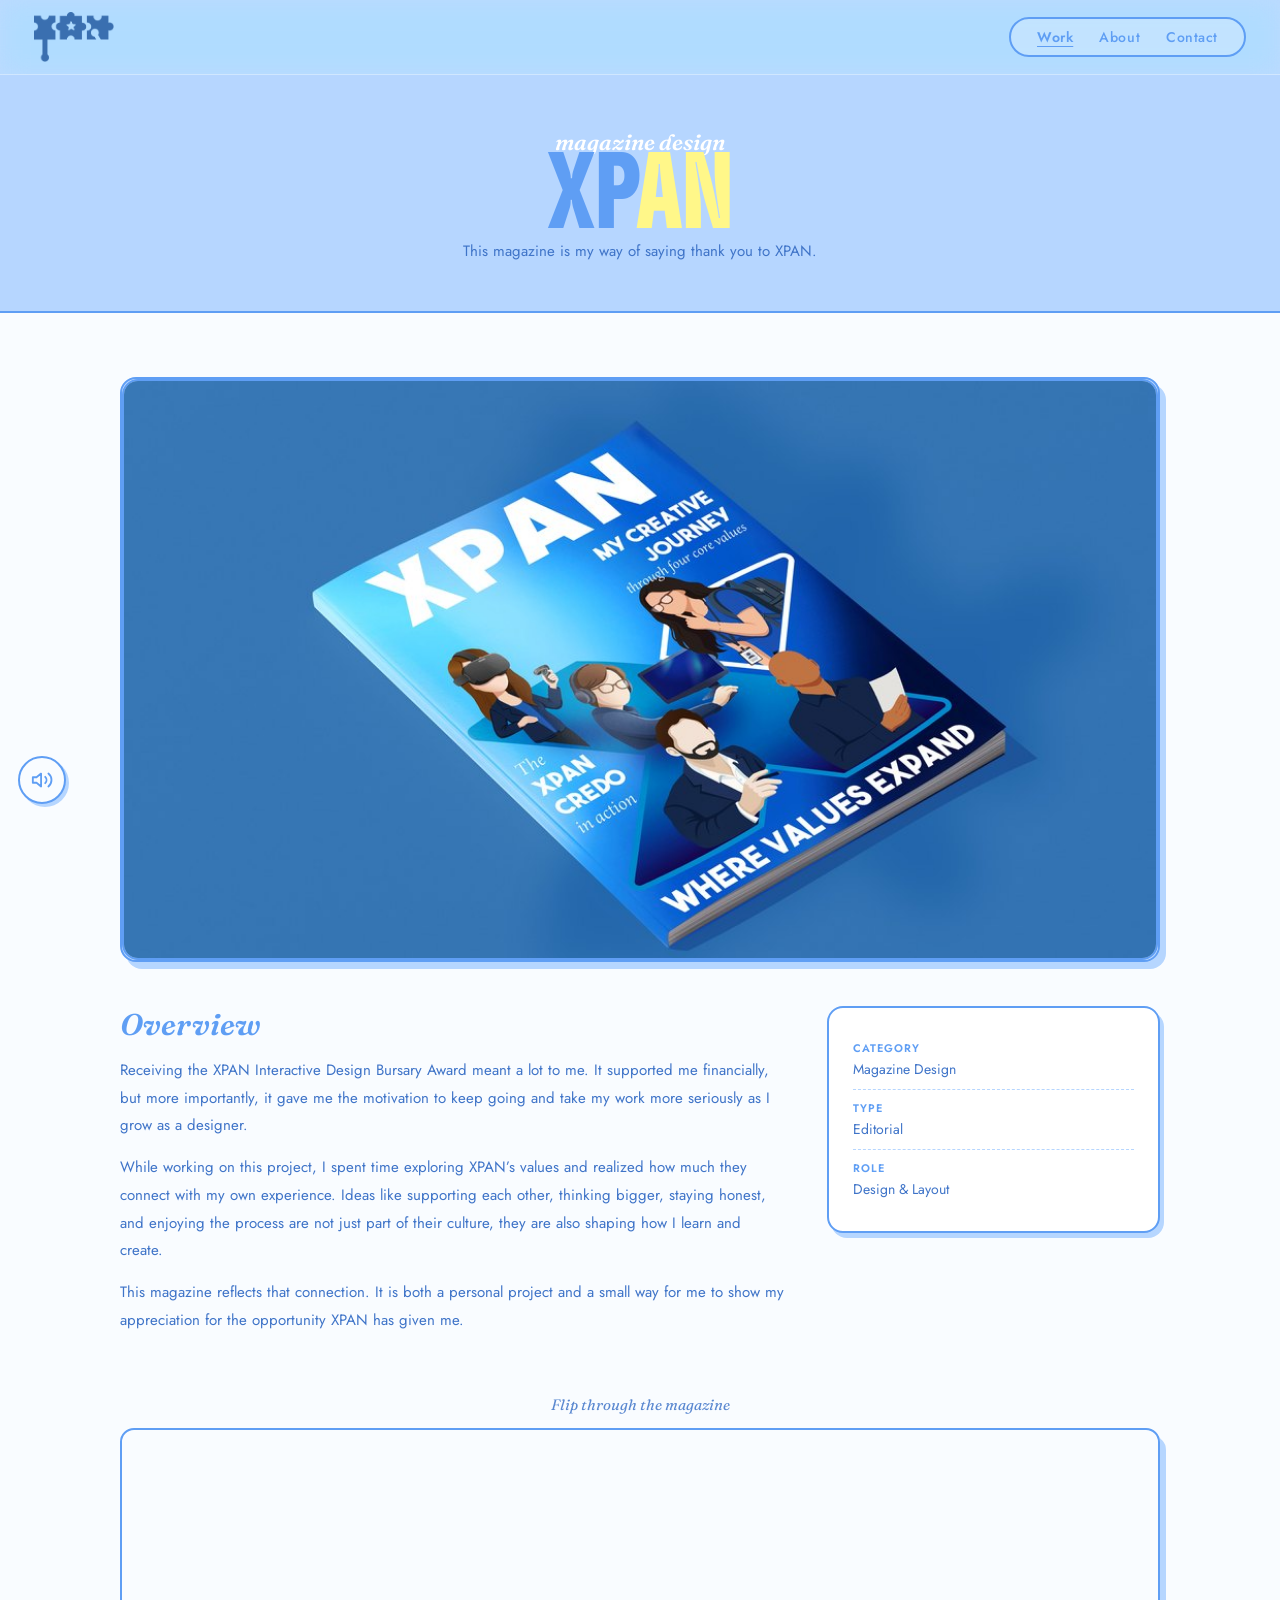
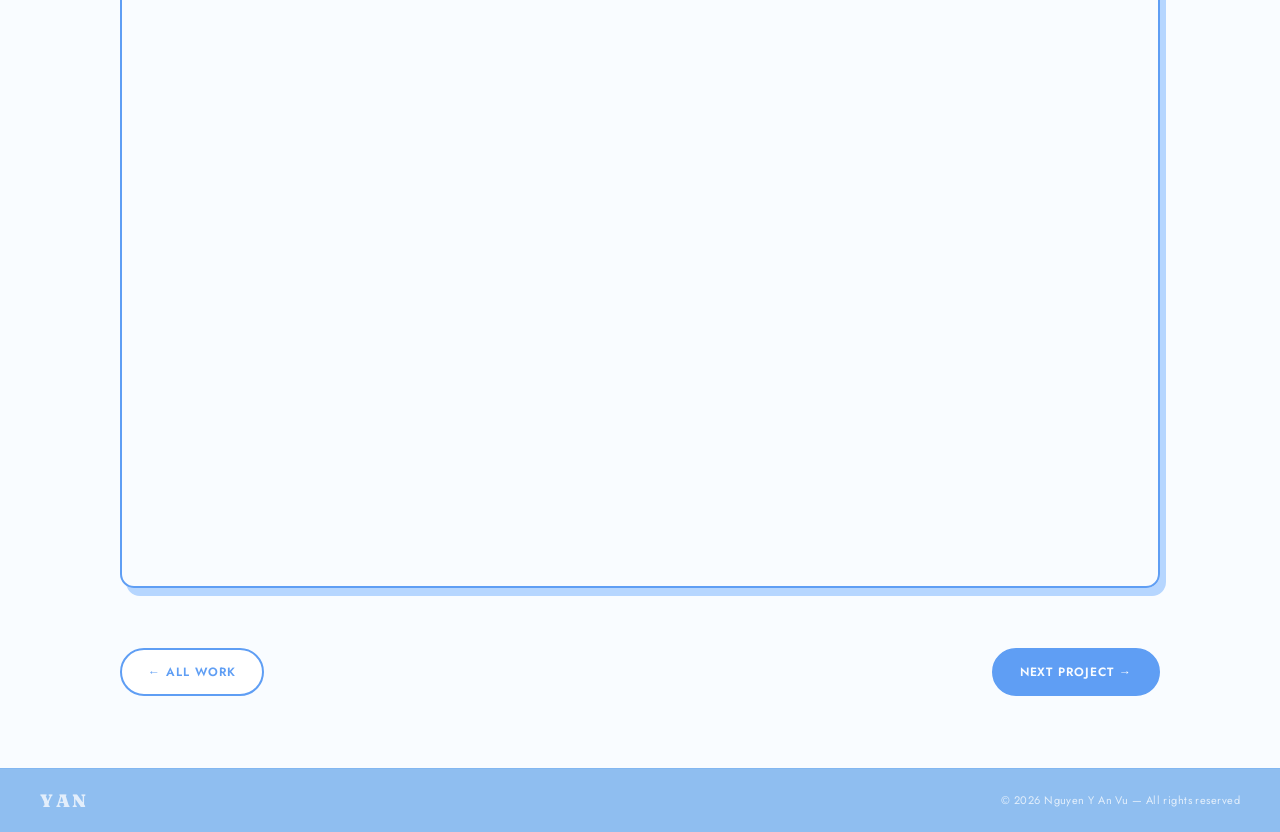
<file: project-1.html>
<!DOCTYPE html>
<html lang="en">
<head>
<meta charset="UTF-8">
<meta name="viewport" content="width=device-width, initial-scale=1.0">
<title>XPAN Magazine — Nguyen Y An Vu</title>
<link rel="preconnect" href="https://fonts.googleapis.com">
<link rel="preconnect" href="https://fonts.gstatic.com" crossorigin>
<link href="https://fonts.googleapis.com/css2?family=Fraunces:ital,opsz,wght@0,9..144,400;0,9..144,600;0,9..144,900;1,9..144,400;1,9..144,600;1,9..144,900&family=Jost:wght@300;400;500;600&family=Boldonse&display=swap" rel="stylesheet">
<link rel="stylesheet" href="yan.css">
</head>
<body>
<nav>
  <a class="nav-brand" href="index.html"><img src="assets/logo.png" alt="Y A N logo"><span class="wm"></span></a>
  <div class="nav-pill">
    <a href="work.html" class="active">Work</a>
    <a href="about.html">About</a>
    <a href="index.html#contact">Contact</a>
  </div>
</nav>
<header class="page-head">
  <div class="eyebrow">magazine design</div>
  <h1>XP<span class="yel">AN</span></h1>
  <p>This magazine is my way of saying thank you to XPAN.</p>
</header>
<main class="wrap">
  <div class="proj-hero"><img src="assets/cover-xpan.jpg" alt="XPAN Magazine"></div>
  <div class="proj-meta">
    <div>
      <h2>Overview</h2>
      <p>Receiving the XPAN Interactive Design Bursary Award meant a lot to me. It supported me financially, but more importantly, it gave me the motivation to keep going and take my work more seriously as I grow as a designer.</p>
      <p>While working on this project, I spent time exploring XPAN&rsquo;s values and realized how much they connect with my own experience. Ideas like supporting each other, thinking bigger, staying honest, and enjoying the process are not just part of their culture, they are also shaping how I learn and create.</p>
      <p>This magazine reflects that connection. It is both a personal project and a small way for me to show my appreciation for the opportunity XPAN has given me.</p>
      
    </div>
    <aside class="facts">
      <div class="row"><div class="k">Category</div><div class="v">Magazine Design</div></div>
      <div class="row"><div class="k">Type</div><div class="v">Editorial</div></div>
      <div class="row"><div class="k">Role</div><div class="v">Design &amp; Layout</div></div>
    </aside>
  </div>
  <div class="proj-section">
    <div class="lbl">Flip through the magazine</div>
    <div class="flipbook-wrap">
      <iframe allowfullscreen="allowfullscreen" allow="clipboard-write" scrolling="no" class="fp-iframe" src="https://heyzine.com/flip-book/94155ac4f4.html"></iframe>
    </div>
  </div>
  <div class="proj-nav">
    <a class="btn" href="work.html">&#8592; All work</a>
    <a class="btn solid" href="project-2.html">Next project &#8594;</a>
  </div>
</main>
<footer>
  <a class="fl" href="index.html">YAN</a>
  <p>&copy; 2026 Nguyen Y An Vu — All rights reserved</p>
</footer>
<button class="sound-toggle" aria-label="Mute music" title="Music on/off">
  <svg class="on" viewBox="0 0 24 24" fill="none" stroke="currentColor" stroke-width="2" stroke-linecap="round" stroke-linejoin="round"><path d="M11 5 6 9H2v6h4l5 4z"/><path d="M15.5 8.5a5 5 0 0 1 0 7"/><path d="M19 5a9 9 0 0 1 0 14"/></svg>
  <svg class="off" viewBox="0 0 24 24" fill="none" stroke="currentColor" stroke-width="2" stroke-linecap="round" stroke-linejoin="round"><path d="M11 5 6 9H2v6h4l5 4z"/><line x1="22" y1="9" x2="16" y2="15"/><line x1="16" y1="9" x2="22" y2="15"/></svg>
</button>
<script src="sound.js"></script>
<script src="smooth.js"></script>
<script src="nav.js"></script>
</body>
</html>
</file>
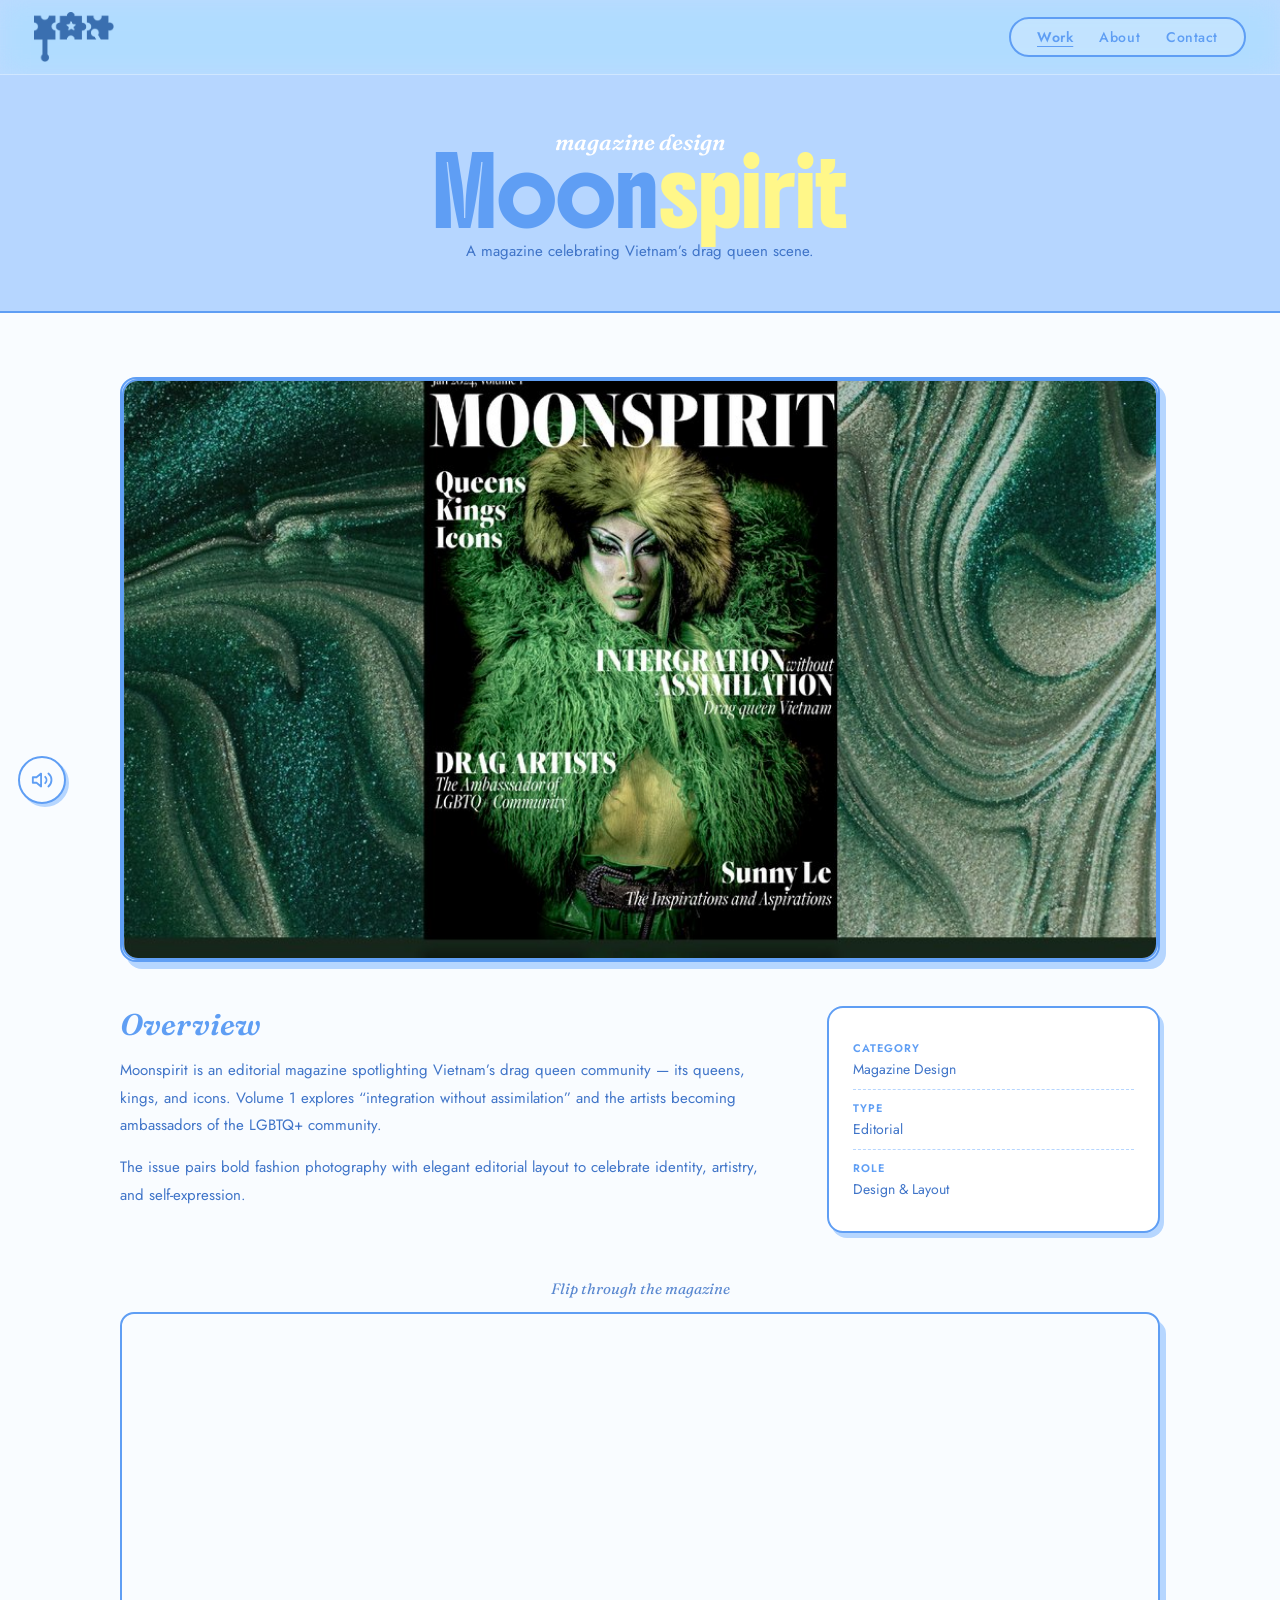
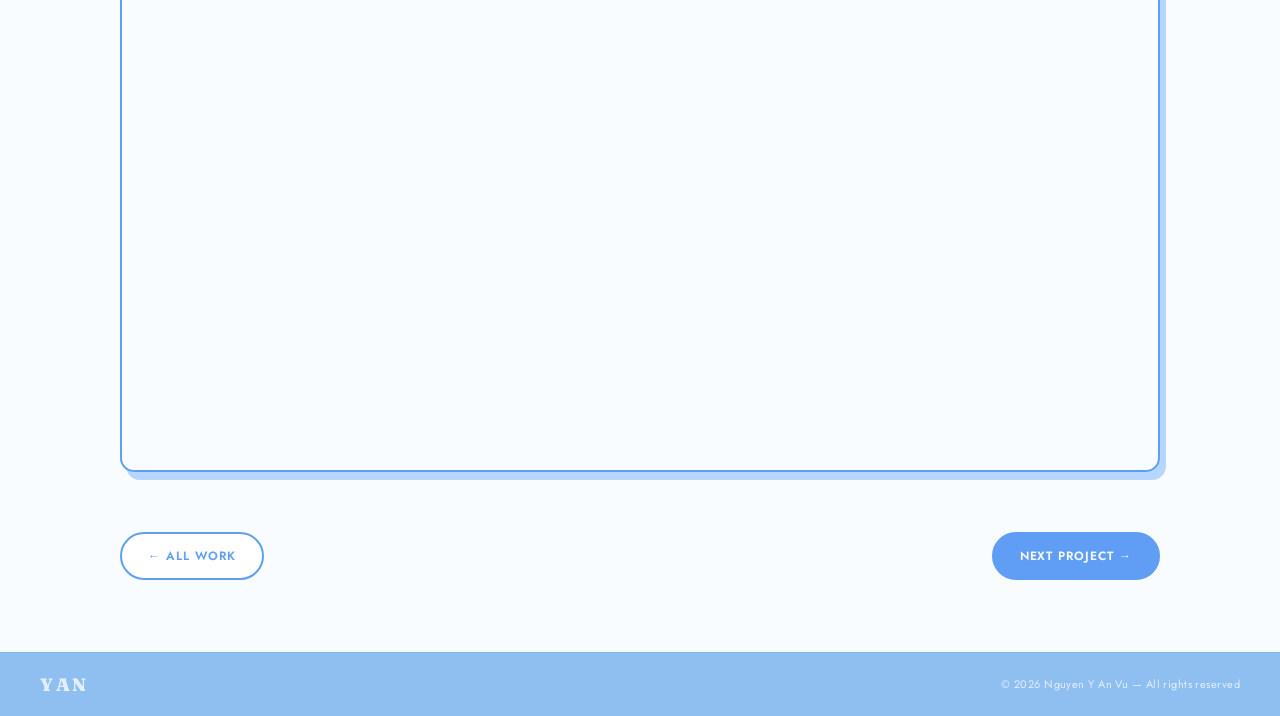
<file: project-5.html>
<!DOCTYPE html>
<html lang="en">
<head>
<meta charset="UTF-8">
<meta name="viewport" content="width=device-width, initial-scale=1.0">
<title>Moonspirit Magazine — Nguyen Y An Vu</title>
<link rel="preconnect" href="https://fonts.googleapis.com">
<link rel="preconnect" href="https://fonts.gstatic.com" crossorigin>
<link href="https://fonts.googleapis.com/css2?family=Fraunces:ital,opsz,wght@0,9..144,400;0,9..144,600;0,9..144,900;1,9..144,400;1,9..144,600;1,9..144,900&family=Jost:wght@300;400;500;600&family=Boldonse&display=swap" rel="stylesheet">
<link rel="stylesheet" href="yan.css">
</head>
<body>
<nav>
  <a class="nav-brand" href="index.html"><img src="assets/logo.png" alt="Y A N logo"><span class="wm"></span></a>
  <div class="nav-pill">
    <a href="work.html" class="active">Work</a>
    <a href="about.html">About</a>
    <a href="index.html#contact">Contact</a>
  </div>
</nav>
<header class="page-head">
  <div class="eyebrow">magazine design</div>
  <h1>Moon<span class="yel">spirit</span></h1>
  <p>A magazine celebrating Vietnam&rsquo;s drag queen scene.</p>
</header>
<main class="wrap">
  <div class="proj-hero"><img src="assets/cover-moonspirit.jpg" alt="Moonspirit Magazine"></div>
  <div class="proj-meta">
    <div>
      <h2>Overview</h2>
      <p>Moonspirit is an editorial magazine spotlighting Vietnam&rsquo;s drag queen community &mdash; its queens, kings, and icons. Volume 1 explores &ldquo;integration without assimilation&rdquo; and the artists becoming ambassadors of the LGBTQ+ community.</p>
      <p>The issue pairs bold fashion photography with elegant editorial layout to celebrate identity, artistry, and self-expression.</p>
      
    </div>
    <aside class="facts">
      <div class="row"><div class="k">Category</div><div class="v">Magazine Design</div></div>
      <div class="row"><div class="k">Type</div><div class="v">Editorial</div></div>
      <div class="row"><div class="k">Role</div><div class="v">Design &amp; Layout</div></div>
    </aside>
  </div>
  <div class="proj-section">
    <div class="lbl">Flip through the magazine</div>
    <div class="flipbook-wrap">
      <iframe allowfullscreen="allowfullscreen" allow="clipboard-write" scrolling="no" class="fp-iframe" src="https://heyzine.com/flip-book/80c91d6ab8.html"></iframe>
    </div>
  </div>
  <div class="proj-nav">
    <a class="btn" href="work.html">&#8592; All work</a>
    <a class="btn solid" href="project-6.html">Next project &#8594;</a>
  </div>
</main>
<footer>
  <a class="fl" href="index.html">YAN</a>
  <p>&copy; 2026 Nguyen Y An Vu — All rights reserved</p>
</footer>
<button class="sound-toggle" aria-label="Mute music" title="Music on/off">
  <svg class="on" viewBox="0 0 24 24" fill="none" stroke="currentColor" stroke-width="2" stroke-linecap="round" stroke-linejoin="round"><path d="M11 5 6 9H2v6h4l5 4z"/><path d="M15.5 8.5a5 5 0 0 1 0 7"/><path d="M19 5a9 9 0 0 1 0 14"/></svg>
  <svg class="off" viewBox="0 0 24 24" fill="none" stroke="currentColor" stroke-width="2" stroke-linecap="round" stroke-linejoin="round"><path d="M11 5 6 9H2v6h4l5 4z"/><line x1="22" y1="9" x2="16" y2="15"/><line x1="16" y1="9" x2="22" y2="15"/></svg>
</button>
<script src="sound.js"></script>
<script src="smooth.js"></script>
<script src="nav.js"></script>
</body>
</html>
</file>
<file: yan.css>
/* ============================================================
   YAN — shared styles.  Edit colors & fonts here once; every
   page updates.  Search a class name to find what it controls.
   ============================================================ */

*,
*::before,
*::after {
  box-sizing: border-box;
  margin: 0;
  padding: 0;
}

:root {
  /* ---- YOUR PALETTE (change these to recolor the whole site) ---- */
  --paper: #f9fcff; /* near-white background        */
  --yellow: #fff789; /* puzzle / accent yellow       */
  --blue: #5f9ef4; /* brand blue (headings/lines)  */
  --soft: #b6d6ff; /* light blue panels            */
  --text: #3f74c8; /* body copy (deep tint of blue)*/
  --sky-hi: #d6e9ff;
  --sky-mid: #b6d6ff;
  --sky-lo: #8fbef0;
  --radius: 16px;
}

html {
  scroll-behavior: smooth;
}
body {
  background: var(--paper);
  font-family: "Jost", sans-serif;
  color: var(--text);
  overflow-x: hidden;
}
::selection {
  background: var(--yellow);
  color: var(--blue);
}
img {
  max-width: 100%;
  display: block;
}
a {
  color: inherit;
}

/* ---------------- NAV (shared on every page) ---------------- */
nav {
  position: fixed;
  top: 0;
  left: 0;
  right: 0;
  z-index: 300;
  display: flex;
  justify-content: space-between;
  align-items: center;
  padding: 12px 34px;
  background: #fff9b4;
  border-bottom: 2px solid var(--blue);
}
.nav-brand {
  display: flex;
  align-items: center;
  gap: 11px;
  text-decoration: none;
}
.nav-brand img {
  height: 50px;
  width: auto;
}
.nav-brand .wm {
  font-family: "Fraunces", serif;
  font-weight: 900;
  font-size: 23px;
  letter-spacing: 0.14em;
  color: var(--blue);
}
.nav-pill {
  display: flex;
  gap: 26px;
  align-items: center;
  border: 2px solid var(--blue);
  border-radius: 100px;
  padding: 8px 26px;
}
.nav-pill a {
  font-family: "Jost", sans-serif;
  font-size: 14px;
  font-weight: 500;
  letter-spacing: 0.04em;
  color: var(--blue);
  text-decoration: none;
  transition: opacity 0.2s;
}
.nav-pill a:hover {
  opacity: 0.6;
}
.nav-pill a.active {
  font-weight: 600;
  text-decoration: underline;
  text-underline-offset: 4px;
}

/* ---------------- shared type ---------------- */
.eyebrow {
  font-family: "Fraunces", serif;
  font-style: italic;
  font-weight: 600;
  font-size: 22px;
  color: var(--blue);
  margin-bottom: 4px;
}
.title {
  font-family: "Fraunces", serif;
  font-weight: 900;
  font-size: clamp(40px, 6.5vw, 76px);
  line-height: 0.95;
  color: var(--blue);
  margin-bottom: 40px;
}
.title em {
  font-style: italic;
  font-weight: 600;
  color: var(--text);
}

/* skills ticker (replaces the old static striped divider) */
.skills-ticker {
  display: block;
  height: 46px;
  overflow: hidden;
  background: var(--yellow);
  border-top: 2px solid var(--blue);
  border-bottom: 2px solid var(--blue);
  text-decoration: none;
  cursor: pointer;
}
.skills-ticker-track {
  display: flex;
  width: max-content;
  height: 100%;
  align-items: center;
  animation: skillsScroll 22s linear infinite;
}
.skills-ticker:hover .skills-ticker-track {
  animation-play-state: paused;
}
.skills-ticker-set {
  display: flex;
  align-items: center;
  flex-shrink: 0;
}
.skills-ticker .sk {
  font-family: "Jost", sans-serif;
  font-weight: 600;
  font-size: 13px;
  letter-spacing: 0.06em;
  text-transform: uppercase;
  color: var(--blue);
  white-space: nowrap;
  padding: 0 14px;
}
.skills-ticker .sk-sep {
  color: var(--blue);
  opacity: 0.6;
  font-size: 11px;
}
@keyframes skillsScroll {
  from {
    transform: translateX(0);
  }
  to {
    transform: translateX(-50%);
  }
}
@media (prefers-reduced-motion: reduce) {
  .skills-ticker-track {
    animation: none;
  }
}

/* ---------------- sub-page header band ---------------- */
.page-head {
  background: var(--soft);
  border-bottom: 2px solid var(--blue);
  padding: 128px 40px 46px;
  text-align: center;
}
.page-head .eyebrow {
  color: #fff;
}
.page-head h1 {
  font-family: "Fraunces", serif;
  font-weight: 900;
  font-size: clamp(48px, 9vw, 108px);
  line-height: 0.9;
  color: var(--blue);
}
.page-head h1 .yel {
  color: var(--yellow);
  -webkit-text-stroke: 2px var(--blue);
}
.page-head p {
  margin: 14px auto 0;
  max-width: 560px;
  font-size: 15px;
  line-height: 1.7;
  color: var(--text);
}

/* ---------------- WORK GRID ---------------- */
.wrap {
  max-width: 1120px;
  margin: 0 auto;
  padding: 64px 40px 72px;
}
.grid {
  display: grid;
  grid-template-columns: repeat(auto-fill, minmax(300px, 1fr));
  gap: 24px;
}
.card {
  display: block;
  text-decoration: none;
  border: 2px solid var(--blue);
  border-radius: var(--radius);
  overflow: hidden;
  background: #fff;
  box-shadow: 5px 6px 0 var(--soft);
  transition:
    transform 0.18s,
    box-shadow 0.18s;
}
.card:hover {
  transform: translate(-3px, -3px);
  box-shadow: 8px 9px 0 var(--soft);
}
.thumb {
  aspect-ratio: 4/3;
  display: flex;
  align-items: center;
  justify-content: center;
  border-bottom: 2px solid var(--blue);
  position: relative;
  overflow: hidden;
  background: var(--soft);
}
.thumb img {
  width: 100%;
  height: 100%;
  object-fit: cover;
}
.thumb .ph {
  font-family: "Fraunces", serif;
  font-style: italic;
  font-size: 20px;
  color: var(--blue);
  opacity: 0.5;
}
.t-blue {
  background: var(--soft);
}
.t-yel {
  background: var(--yellow);
}
.t-mid {
  background: var(--blue);
}
.t-stripe {
  background: repeating-linear-gradient(
    135deg,
    var(--soft) 0 18px,
    #fff 18px 36px
  );
}
.badge {
  display: none;
}
.info {
  padding: 16px 18px;
}
.tg {
  display: inline-block;
  background: var(--paper);
  border: 1.5px solid var(--blue);
  border-radius: 100px;
  padding: 2px 11px;
  font-size: 10px;
  font-weight: 600;
  letter-spacing: 0.06em;
  text-transform: uppercase;
  color: var(--blue);
  margin-bottom: 8px;
}
.card h3 {
  font-family: "Fraunces", serif;
  font-weight: 600;
  font-style: italic;
  font-size: 23px;
  color: var(--blue);
  margin-bottom: 3px;
}
.card p {
  font-size: 13px;
  color: var(--text);
  opacity: 0.8;
  line-height: 1.5;
}
.card .more {
  margin-top: 10px;
  font-size: 12px;
  font-weight: 600;
  letter-spacing: 0.08em;
  text-transform: uppercase;
  color: var(--blue);
}

/* ---------------- PROJECT DETAIL ---------------- */
.proj-hero {
  aspect-ratio: 16/9;
  border: 2px solid var(--blue);
  border-radius: var(--radius);
  overflow: hidden;
  background: var(--soft);
  display: flex;
  align-items: center;
  justify-content: center;
  box-shadow: 6px 7px 0 var(--soft);
}
.proj-hero img,
.proj-hero video {
  width: 100%;
  height: 100%;
  object-fit: cover;
}
.proj-meta {
  display: grid;
  grid-template-columns: 2fr 1fr;
  gap: 40px;
  margin-top: 44px;
}
@media (max-width: 760px) {
  .proj-meta {
    grid-template-columns: 1fr;
    gap: 24px;
  }
}
.proj-meta h2 {
  font-family: "Fraunces", serif;
  font-weight: 600;
  font-style: italic;
  font-size: 30px;
  color: var(--blue);
  margin-bottom: 14px;
}
.proj-meta p {
  font-size: 15px;
  line-height: 1.85;
  color: var(--text);
  margin-bottom: 14px;
}
.facts {
  border: 2px solid var(--blue);
  border-radius: var(--radius);
  padding: 22px 24px;
  background: #fff;
  box-shadow: 4px 5px 0 var(--soft);
  height: fit-content;
}
.facts .row {
  padding: 10px 0;
  border-bottom: 1px dashed var(--soft);
}
.facts .row:last-child {
  border-bottom: none;
}
.facts .k {
  font-size: 11px;
  letter-spacing: 0.1em;
  text-transform: uppercase;
  color: var(--blue);
  font-weight: 600;
  margin-bottom: 3px;
}
.facts .v {
  font-size: 14px;
  color: var(--text);
}
.gallery {
  margin-top: 52px;
  display: grid;
  grid-template-columns: repeat(auto-fit, minmax(280px, 1fr));
  gap: 20px;
}
.gallery figure {
  border: 2px solid var(--blue);
  border-radius: var(--radius);
  overflow: hidden;
  background: var(--soft);
  aspect-ratio: 4/3;
  display: flex;
  align-items: center;
  justify-content: center;
}
.gallery figcaption {
  display: none;
}
.gallery .ph {
  font-family: "Fraunces", serif;
  font-style: italic;
  color: var(--blue);
  opacity: 0.5;
}
.embed {
  margin-top: 52px;
  border: 2px solid var(--blue);
  border-radius: var(--radius);
  overflow: hidden;
  aspect-ratio: 16/9;
  background: #000;
}
.embed iframe,
.embed video {
  width: 100%;
  height: 100%;
  border: 0;
  display: block;
}
.proj-nav {
  display: flex;
  justify-content: space-between;
  gap: 16px;
  margin-top: 60px;
  flex-wrap: wrap;
}

/* ---------------- ABOUT ---------------- */
.about-grid {
  display: grid;
  grid-template-columns: 1.1fr 1fr;
  gap: 54px;
  align-items: center;
}
@media (max-width: 820px) {
  .about-grid {
    grid-template-columns: 1fr;
    gap: 30px;
  }
}
.about-grid h2 {
  font-family: "Fraunces", serif;
  font-weight: 900;
  font-size: clamp(40px, 6vw, 72px);
  line-height: 0.88;
  color: var(--blue);
  margin-bottom: 20px;
}
.about-grid h2 .yel {
  color: var(--yellow);
  -webkit-text-stroke: 2px var(--blue);
}
.about-grid .lead {
  font-family: "Fraunces", serif;
  font-style: italic;
  font-size: 20px;
  line-height: 1.5;
  color: var(--text);
  margin-bottom: 16px;
}
.about-grid p {
  font-size: 15px;
  line-height: 1.85;
  color: var(--text);
  margin-bottom: 14px;
}
.portrait {
  border: 2px solid var(--blue);
  border-radius: var(--radius);
  overflow: hidden;
  aspect-ratio: 4/5;
  background: var(--soft);
  display: flex;
  align-items: center;
  justify-content: center;
  box-shadow: 6px 7px 0 var(--soft);
}
.portrait .ph {
  font-family: "Fraunces", serif;
  font-style: italic;
  color: var(--blue);
  opacity: 0.5;
  text-align: center;
  padding: 20px;
}
.chips {
  display: flex;
  flex-wrap: wrap;
  gap: 12px;
  margin-top: 8px;
}
.chip {
  display: inline-flex;
  align-items: center;
  gap: 10px;
  background: var(--paper);
  border: 2px solid var(--blue);
  border-radius: 100px;
  padding: 10px 20px;
  font-size: 14px;
  font-weight: 500;
  color: var(--blue);
  box-shadow: 3px 3px 0 var(--soft);
}
.chip .d {
  width: 11px;
  height: 11px;
  border-radius: 50%;
  background: var(--yellow);
  border: 1.5px solid var(--blue);
}
/* education & awards card (About page) */
.edu-grid {
  margin-top: 8px;
}

/* software icon grid (About page) */
.software-grid {
  display: grid;
  grid-template-columns: repeat(auto-fill, minmax(84px, 1fr));
  gap: 14px;
  margin-top: 8px;
}
.soft-tile {
  display: flex;
  flex-direction: column;
  align-items: center;
  gap: 8px;
  padding: 16px 8px;
  background: #fff;
  border: 2px solid var(--blue);
  border-radius: 14px;
  box-shadow: 3px 4px 0 var(--soft);
  transition:
    transform 0.25s cubic-bezier(0.34, 1.5, 0.5, 1),
    box-shadow 0.25s;
}
.soft-tile:hover {
  transform: translateY(-4px);
  box-shadow: 5px 7px 0 var(--soft);
}
.soft-tile img {
  width: 34px;
  height: 34px;
  object-fit: contain;
  display: block;
}
.soft-tile span {
  font-family: "Jost", sans-serif;
  font-size: 11px;
  font-weight: 600;
  color: var(--blue);
  text-align: center;
  letter-spacing: 0.01em;
}
.soft-tile .mono-ic {
  width: 34px;
  height: 34px;
  border-radius: 8px;
  display: flex;
  align-items: center;
  justify-content: center;
  background: var(--tile-color, var(--blue));
  color: #fff;
  font-family: "Jost", sans-serif;
  font-weight: 700;
  font-size: 12px;
}

.video-about {
  margin-top: 18px;
  border: 2px solid var(--blue);
  border-radius: var(--radius);
  overflow: hidden;
  aspect-ratio: 16/9;
  background: #000;
  box-shadow: 6px 7px 0 var(--soft);
}
.video-about iframe,
.video-about video {
  width: 100%;
  height: 100%;
  border: 0;
  display: block;
}

/* ---------------- BUTTONS ---------------- */
.btn {
  display: inline-flex;
  align-items: center;
  gap: 8px;
  padding: 13px 26px;
  border: 2px solid var(--blue);
  border-radius: 100px;
  font-size: 12px;
  font-weight: 600;
  letter-spacing: 0.08em;
  text-transform: uppercase;
  text-decoration: none;
  color: var(--blue);
  background: #fff;
  transition: 0.2s;
  cursor: pointer;
}
.btn:hover {
  background: var(--yellow);
}
.btn.solid {
  background: var(--blue);
  color: var(--paper);
  border-color: var(--blue);
}
.btn.solid:hover {
  background: var(--yellow);
  color: var(--blue);
  border-color: var(--blue);
}

/* ---------------- CONTACT + FOOTER ---------------- */
#contact {
  background: linear-gradient(
    180deg,
    var(--sky-hi) 0%,
    var(--sky-mid) 48%,
    var(--sky-lo) 100%
  );
  padding: 84px 40px;
  text-align: center;
}
#contact .eyebrow {
  color: var(--text);
}
#contact h2 {
  font-family: "Fraunces", serif;
  font-weight: 900;
  font-size: clamp(46px, 8vw, 96px);
  line-height: 0.9;
  color: #3f74c8;
  margin-bottom: 28px;
}
#contact h2 .yel {
  color: #ffe495;

}
.clinks {
  display: flex;
  justify-content: center;
  gap: 13px;
  flex-wrap: wrap;
}
.cbtn {
  display: inline-flex;
  align-items: center;
  gap: 8px;
  padding: 14px 27px;
  border: 2px solid var(--blue);
  border-radius: 100px;
  font-size: 12px;
  font-weight: 600;
  letter-spacing: 0.08em;
  text-transform: uppercase;
  text-decoration: none;
  color: var(--blue);
  background: #fff;
  transition: 0.2s;
}
.cbtn.primary {
  background: #ffe495;
  border-color: #ffe495;
  color: var(--blue);
}
.cbtn:hover {
  background: var(--yellow);
  border-color: var(--yellow);
  color: var(--blue);
}

footer {
  background: linear-gradient(
    180deg,
    var(--sky-hi) 0%,
    var(--sky-mid) 0%,
    var(--sky-lo) 0%
  );
  border-top: 1.5px solid rgba(95, 158, 244, 0.25);
  padding: 20px 40px;
  display: flex;
  justify-content: space-between;
  align-items: center;
  flex-wrap: wrap;
  gap: 10px;
}
footer .fl {
  font-family: "Fraunces", serif;
  font-weight: 900;
  font-size: 18px;
  letter-spacing: 0.14em;
  color: white;
  opacity: 0.75;
  text-decoration: none;
}
footer p {
  font-size: 11px;
  color: white;
  opacity: 0.75;
  letter-spacing: 0.04em;
}

@media (max-width: 760px) {
  nav {
    padding: 10px 18px;
  }
  .nav-pill {
    gap: 16px;
    padding: 7px 16px;
  }
  .nav-brand {
    gap: 0;
  }
  .nav-brand img {
    height: 34px;
  }
  .nav-brand .wm {
    display: none;
  }
  .wrap {
    padding: 48px 20px 56px;
  }
  .page-head {
    padding: 110px 20px 38px;
  }
  #contact {
    padding: 54px 20px;
  }
  footer {
    padding: 18px 20px;
  }
  .sound-toggle {
    bottom: 84px;
  }
}

/* ============================================================
   HERO (index.html only) — cloud sky, box, puzzle, reveal
   ============================================================ */
#hero {
  position: relative;
  min-height: 100vh;
  overflow: hidden;
  display: flex;
  flex-direction: column;
  align-items: center;
  justify-content: center;
  padding: 84px 16px 30px;
}
.sky {
  position: absolute;
  inset: 0;
  z-index: 0;
  overflow: hidden;
  background: linear-gradient(
    180deg,
    var(--sky-hi) 0%,
    var(--sky-mid) 48%,
    var(--sky-lo) 100%
  );
}
.sky-video {
  position: absolute;
  inset: 0;
  width: 100%;
  height: 100%;
  object-fit: cover;
  z-index: 0;
}
.cloud {
  position: absolute;
  will-change: transform;
  animation: drift linear infinite;
  background:
    radial-gradient(circle at 28% 62%, #fff 0 20%, rgba(255, 255, 255, 0) 21%),
    radial-gradient(circle at 46% 48%, #fff 0 26%, rgba(255, 255, 255, 0) 27%),
    radial-gradient(circle at 64% 60%, #fff 0 23%, rgba(255, 255, 255, 0) 24%),
    radial-gradient(circle at 50% 72%, #fff 0 30%, rgba(255, 255, 255, 0) 31%);
  filter: blur(6px);
}
@keyframes drift {
  from {
    transform: translateX(-45vw);
  }
  to {
    transform: translateX(145vw);
  }
}
.c1 {
  width: 360px;
  height: 150px;
  top: 12%;
  opacity: 0.95;
  animation-duration: 46s;
}
.c2 {
  width: 250px;
  height: 110px;
  top: 26%;
  opacity: 0.8;
  animation-duration: 62s;
  animation-delay: -22s;
}
.c3 {
  width: 460px;
  height: 190px;
  top: 58%;
  opacity: 0.7;
  animation-duration: 78s;
  animation-delay: -38s;
}
.c4 {
  width: 200px;
  height: 90px;
  top: 74%;
  opacity: 0.85;
  animation-duration: 54s;
  animation-delay: -12s;
}
.c5 {
  width: 150px;
  height: 70px;
  top: 40%;
  opacity: 0.6;
  animation-duration: 90s;
  animation-delay: -50s;
}
.globe {
  position: absolute;
  right: 34px;
  bottom: 34px;
  z-index: 4;
  width: 120px;
  height: 120px;
}
.globe .ring {
  animation: spin 18s linear infinite;
  transform-origin: 60px 60px;
}
@keyframes spin {
  to {
    transform: rotate(360deg);
  }
}
.hero-content {
  position: relative;
  z-index: 5;
  width: 100%;
  max-width: 700px;
  display: flex;
  flex-direction: column;
  align-items: center;
}
#stage {
  position: relative;
  width: 100%;
  max-width: 680px;
  touch-action: none;
}
.box-base {
  position: absolute;
  background: linear-gradient(180deg, #fff, #e9f2fd);
  border-radius: 7px 7px 12px 12px;
  box-shadow:
    inset 0 16px 20px -10px rgba(95, 158, 244, 0.4),
    0 26px 44px rgba(95, 158, 244, 0.3);
  z-index: 6;
  cursor: pointer;
}
.box-base:focus-visible {
  outline: 3px solid var(--blue);
  outline-offset: 4px;
}
.box-base::before {
  content: "";
  position: absolute;
  left: 6%;
  right: 6%;
  top: 7px;
  height: 16px;
  border-radius: 50%;
  background: linear-gradient(180deg, #cfe0f4, #eaf3fd);
}
.box-lid {
  position: absolute;
  background: linear-gradient(180deg, #fff, #eef6ff);
  border-radius: 9px;
  box-shadow: 0 12px 24px rgba(95, 158, 244, 0.32);
  z-index: 20;
  cursor: pointer;
  transition: transform 0.8s cubic-bezier(0.34, 1.4, 0.64, 1);
}
.box-lid::after {
  content: "";
  position: absolute;
  left: 0;
  right: 0;
  bottom: -10px;
  height: 14px;
  border-radius: 0 0 9px 9px;
  background: linear-gradient(180deg, #e4eefb, #d2e2f6);
}
.ghost {
  position: absolute;
  opacity: 0;
  pointer-events: none;
  transition: opacity 0.5s;
  z-index: 5;
}
.ghost.show {
  opacity: 0.9;
  animation: ghostPulse 1.6s ease-in-out infinite;
}
.ghost.gone {
  opacity: 0;
  animation: none;
}
@keyframes ghostPulse {
  0%,
  100% {
    filter: drop-shadow(0 0 5px rgba(255, 247, 137, 0.5));
  }
  50% {
    filter: drop-shadow(0 0 16px rgba(255, 247, 137, 0.95));
  }
}
.piece {
  position: absolute;
  cursor: grab;
  z-index: 8;
  user-select: none;
  -webkit-user-drag: none;
  opacity: 0;
  filter: drop-shadow(0 7px 9px rgba(95, 158, 244, 0.4));
}
.piece img {
  width: 100%;
  height: 100%;
  display: block;
  pointer-events: none;
  -webkit-user-drag: none;
}
.piece.out {
  z-index: 24;
}
.piece.dragging {
  cursor: grabbing;
  filter: drop-shadow(0 14px 20px rgba(95, 158, 244, 0.5));
}
.piece.placed {
  cursor: default;
  z-index: 22;
}
.piece.pop {
  animation: pop 0.42s ease;
}
@keyframes pop {
  0% {
    filter: drop-shadow(0 7px 9px rgba(95, 158, 244, 0.4));
  }
  45% {
    filter: drop-shadow(0 4px 6px rgba(255, 247, 137, 0.9)) brightness(1.06);
  }
  100% {
    filter: drop-shadow(0 7px 9px rgba(95, 158, 244, 0.4));
  }
}
.piece:focus-visible {
  outline: 3px solid var(--blue);
  outline-offset: 5px;
  border-radius: 6px;
}
.hint {
  position: relative;
  z-index: 5;
  margin-top: 22px;
  text-align: center;
  transition: opacity 0.4s;
}
.hint.gone {
  opacity: 0;
  pointer-events: none;
  height: 0;
  margin: 0;
  overflow: hidden;
}
.hint .big {
  font-family: "Fraunces", serif;
  font-style: italic;
  font-weight: 600;
  font-size: 27px;
  color: #fff;
  text-shadow: 0 2px 12px rgba(95, 158, 244, 0.5);
}
.hint .small {
  margin-top: 5px;
  font-size: 12px;
  letter-spacing: 0.16em;
  text-transform: uppercase;
  color: #fff;
  opacity: 0.92;
}
.dots {
  margin-top: 13px;
  display: flex;
  gap: 8px;
  justify-content: center;
}
.dot {
  width: 10px;
  height: 10px;
  border-radius: 50%;
  background: rgba(255, 255, 255, 0.45);
  border: 2px solid #fff;
  transition: background 0.3s;
}
.dot.on {
  background: #fff;
}
.skip {
  margin-top: 15px;
  background: rgba(255, 255, 255, 0.22);
  border: 1.5px solid #fff;
  color: #fff;
  font-family: "Jost", sans-serif;
  font-size: 11px;
  letter-spacing: 0.1em;
  text-transform: uppercase;
  padding: 8px 18px;
  border-radius: 100px;
  cursor: pointer;
  transition: background 0.2s;
}
.skip:hover {
  background: rgba(255, 255, 255, 0.38);
}
.reveal {
  position: relative;
  z-index: 5;
  margin-top: 10px;
  text-align: center;
  opacity: 0;
  transform: translateY(22px);
  pointer-events: none;
  transition:
    opacity 0.8s ease,
    transform 0.8s ease;
}
.reveal.show {
  opacity: 1;
  transform: translateY(0);
  pointer-events: auto;
}
.reveal-link {
  display: inline-block;
  text-decoration: none;
  color: inherit;
  cursor: pointer;
  transition: transform 0.2s ease;
}
.reveal-link:hover {
  transform: translateY(-2px);
}
.reveal .nm {
  font-family: "Fraunces", serif;
  font-weight: 900;
  line-height: 0.86;
  font-size: clamp(46px, 10vw, 104px);
}
.reveal .nm .blue {
  color: var(--blue);
}
.reveal .nm .yel {
  color: var(--yellow);
  -webkit-text-stroke: 2px var(--blue);
}
.reveal .tag {
  margin-top: 14px;
  font-size: 13px;
  font-weight: 500;
  letter-spacing: 0.18em;
  text-transform: uppercase;
  color: #fff;
  text-shadow: 0 1px 8px rgba(95, 158, 244, 0.5);
}
.reveal .cue {
  margin-top: 18px;
  display: inline-block;
  font-size: 22px;
  color: #fff;
  text-decoration: none;
  animation: bob 1.8s ease-in-out infinite;
}
@keyframes bob {
  0%,
  100% {
    transform: translateY(0);
  }
  50% {
    transform: translateY(6px);
  }
}
@media (max-width: 760px) {
  .globe {
    width: 88px;
    height: 88px;
    right: 16px;
    bottom: 16px;
  }
}
@media (prefers-reduced-motion: reduce) {
  .cloud,
  .cue,
  .globe .ring {
    animation: none;
  }
  .piece,
  .box-lid,
  .reveal {
    transition: none;
  }
}

/* featured teaser on home */
.featured {
  background: var(--paper);
  padding: 84px 40px 30px;
  text-align: center;
}
.featured .grid {
  max-width: 1120px;
  margin: 0 auto;
  text-align: left;
}
.featured .seeall {
  margin-top: 36px;
}

/* ============================================================
   v3 ADDITIONS — button fun, Prata name, scroll reveal, work box
   ============================================================ */

/* ---- (req 3) bouncy, responsive hovers on everything clickable ---- */
.btn,
.cbtn {
  transition:
    transform 0.2s cubic-bezier(0.34, 1.65, 0.5, 1),
    background 0.2s,
    color 0.2s,
    box-shadow 0.2s;
}
.btn:hover,
.cbtn:hover {
  transform: translateY(-3px) scale(1.05);
  box-shadow: 0 9px 18px rgba(95, 158, 244, 0.3);
}
.btn:active,
.cbtn:active {
  transform: translateY(0) scale(0.96);
}
.nav-pill a {
  transition:
    transform 0.2s cubic-bezier(0.34, 1.65, 0.5, 1),
    opacity 0.2s;
}
.nav-pill a:hover {
  transform: translateY(-2px) scale(1.06);
}
.card {
  transition:
    transform 0.22s cubic-bezier(0.34, 1.5, 0.5, 1),
    box-shadow 0.22s;
}
.card:hover {
  transform: translate(-4px, -6px) rotate(-0.7deg);
  box-shadow: 11px 13px 0 var(--soft);
}
.more {
  display: inline-block;
  transition: transform 0.2s cubic-bezier(0.34, 1.65, 0.5, 1);
}
.card:hover .more {
  transform: translateX(5px);
}
.play {
  transition: transform 0.25s cubic-bezier(0.34, 1.7, 0.5, 1);
}
.card:hover .play {
  transform: scale(1.18) rotate(10deg);
}
.chip {
  transition:
    transform 0.2s cubic-bezier(0.34, 1.65, 0.5, 1),
    box-shadow 0.2s;
}
.chip:hover {
  transform: translateY(-3px) rotate(-1.5deg);
  box-shadow: 5px 5px 0 var(--soft);
}
.cue {
  transition: transform 0.2s cubic-bezier(0.34, 1.65, 0.5, 1);
}
.cue:hover {
  transform: translateY(4px) scale(1.2);
}
.skip {
  transition:
    transform 0.2s cubic-bezier(0.34, 1.65, 0.5, 1),
    background 0.2s;
}
.skip:hover {
  transform: translateY(-2px) scale(1.05);
}
.nav-brand {
  transition: transform 0.2s cubic-bezier(0.34, 1.65, 0.5, 1);
}
.nav-brand:hover {
  transform: scale(1.04);
}

/* ---- (req 4) full name in Prata ---- */
.reveal .nm {
  font-family: "Prata", serif;
  font-weight: 400;
  letter-spacing: 0.01em;
}
.reveal .nm .yel {
  -webkit-text-stroke: 1.5px var(--blue);
}
.name-prata {
  font-family: "Prata", serif !important;
  font-weight: 400 !important;
}

/* ---- (req 6) scroll-reveal, puzzle-flavoured ---- */
.reveal-up {
  opacity: 0;
  transform: translateY(42px);
  transition:
    opacity 0.7s ease,
    transform 0.7s cubic-bezier(0.34, 1.4, 0.6, 1);
}
.reveal-up.in {
  opacity: 1;
  transform: none;
}
.pop-in {
  opacity: 0;
  transform: translateY(70px) scale(0.82) rotate(-4deg);
  transition:
    opacity 0.55s ease,
    transform 0.6s cubic-bezier(0.34, 1.7, 0.5, 1);
}
.pop-in.in {
  opacity: 1;
  transform: none;
}

/* ---- (req 7) work page: box that projects pop out of ---- */
.work-stage {
  display: flex;
  justify-content: center;
  margin: 8px 0 4px;
  position: relative;
}
.work-box {
  position: relative;
  width: 200px;
  height: 104px;
}
.work-box .wb-base {
  position: absolute;
  left: 0;
  right: 0;
  bottom: 0;
  height: 74px;
  border-radius: 7px 7px 12px 12px;
  background: linear-gradient(180deg, #fff, #e9f2fd);
  box-shadow:
    inset 0 14px 18px -10px rgba(95, 158, 244, 0.4),
    0 18px 30px rgba(95, 158, 244, 0.28);
}
.work-box .wb-base::before {
  content: "";
  position: absolute;
  left: 8%;
  right: 8%;
  top: 7px;
  height: 13px;
  border-radius: 50%;
  background: linear-gradient(180deg, #cfe0f4, #eaf3fd);
}
.work-box .wb-lid {
  position: absolute;
  left: -6px;
  right: -6px;
  top: 0;
  height: 30px;
  border-radius: 9px;
  transform: rotate(-4deg);
  background: linear-gradient(180deg, #fff, #eef6ff);
  box-shadow: 0 10px 18px rgba(95, 158, 244, 0.28);
}
.work-box .wb-spark {
  position: absolute;
  left: 50%;
  top: 16px;
  transform: translateX(-50%);
  font-family: "Fraunces", serif;
  font-style: italic;
  color: var(--blue);
  font-size: 13px;
  white-space: nowrap;
  font-weight: 600;
}

/* ============================================================
   v4 — Boldonse headings, glass nav, collage, work hero, sound
   ============================================================ */

/* (req 6) Boldonse for big headings; (req 4 also) */
.page-head h1,
#about h2 {
  font-family: "Boldonse", sans-serif !important;
  font-weight: 400;
  letter-spacing: -0.01em;
  line-height: 1.02;
}
.page-head h1 {
  font-size: clamp(30px, 6vw, 64px);
}
#about h2 {
  font-size: clamp(30px, 5vw, 56px);
}
.page-head h1 .yel,
#about h2 .yel {
  -webkit-text-stroke: 0 !important;
  color: var(--yellow);
}
.name-prata {
  font-family: "Boldonse", sans-serif !important;
  font-weight: 400 !important;
}
.collage .port {
  font-family: "Boldonse", sans-serif;
  font-weight: 400;
}

/* (req 4) full name: horizontal on desktop, vertical on mobile */
.reveal .namewrap {
  display: flex;
  flex-wrap: wrap;
  justify-content: center;
  align-items: baseline;
  gap: 0.05em 0.32em;
}
.reveal .nm {
  font-family: "Boldonse", sans-serif;
  font-weight: 400;
  line-height: 1.06;
  letter-spacing: 0;
  font-size: clamp(22px, 4.2vw, 50px);
}
.reveal .nm .yel {
  color: var(--yellow);
  -webkit-text-stroke: 0 !important;
}
@media (max-width: 760px) {
  .reveal .namewrap {
    flex-direction: column;
    align-items: center;
    gap: 0;
    width: 100%;
  }
  .reveal .nm {
    text-align: center;
    width: 100%;
    font-size: clamp(34px, 10.5vw, 60px);
  }
}

/* (req 2) glassy liquid nav that turns yellow on scroll */
nav {
  background: rgba(255, 255, 255, 0.1) !important;
  backdrop-filter: blur(13px) saturate(1.5);
  -webkit-backdrop-filter: blur(13px) saturate(1.5);
  border-bottom: 1.5px solid rgba(255, 255, 255, 0.35) !important;
  transition:
    background 0.45s ease,
    border-color 0.45s ease,
    box-shadow 0.45s ease;
}
nav.solid {
  background:#ffe495  !important;
  border-bottom: #ffe495 !important;
  backdrop-filter: none;
  -webkit-backdrop-filter: none;
  box-shadow: 0 4px 18px rgba(95, 158, 244, 0.18);
}
.nav-pill {
  background: rgba(255, 255, 255, 0.22);
  transition: background 0.45s;
}
nav.solid .nav-pill {
  background: transparent;
}

/* (req 5) sound / music toggle */
.sound-toggle {
  position: fixed;
  left: 18px;
  bottom: 96px;
  z-index: 450;
  width: 48px;
  height: 48px;
  border-radius: 50%;
  border: 2px solid var(--blue);
  background: var(--paper);
  color: var(--blue);
  cursor: pointer;
  display: flex;
  align-items: center;
  justify-content: center;
  box-shadow: 3px 3px 0 var(--soft);
  transition: transform 0.2s;
}
.sound-toggle:hover {
  transform: scale(1.09) rotate(-6deg);
}
.sound-toggle svg {
  width: 22px;
  height: 22px;
  display: block;
}
.sound-toggle .off {
  display: none;
}

/* (req 1) COLLAGE featured section */
.collage {
  position: relative;
  background: var(--paper);
  padding: 78px 24px 70px;
  overflow: hidden;
}

/* falling puzzle pieces — decorative layer, drifts in front of the cards
   but is click-through (pointer-events: none) so it never blocks anything */
.puzzle-fall {
  position: absolute;
  inset: 0;
  z-index: 5;
  overflow: hidden;
  pointer-events: none;
}
.pz-piece {
  position: absolute;
  top: -18%;
  width: var(--pz-size, 60px);
  height: auto;
  opacity: 0;
  will-change: transform, opacity;
  animation-name: pzFall;
  animation-timing-function: linear;
  animation-iteration-count: infinite;
  animation-play-state: paused;
}
.puzzle-fall.is-active .pz-piece {
  animation-play-state: running;
}
@keyframes pzFall {
  0% {
    top: -18%;
    transform: translateX(0) rotate(0deg);
    opacity: 0;
  }
  8% {
    opacity: 0.7;
  }
  50% {
    transform: translateX(var(--pz-sway, 24px)) rotate(180deg);
  }
  92% {
    opacity: 0.7;
  }
  100% {
    top: 112%;
    transform: translateX(0) rotate(360deg);
    opacity: 0;
  }
}
@media (prefers-reduced-motion: reduce) {
  .puzzle-fall {
    display: none;
  }
}
.collage-head {
  max-width: 1020px;
  margin: 0 auto 8px;
  text-align: center;
  position: relative;
  z-index: 3;
}
.collage .port {
  font-family: "Boldonse", sans-serif;
  font-size: clamp(48px, 11vw, 128px);
  line-height: 0.92;
  letter-spacing: 0;
  display: block;
  width: 100%;
  text-align: center;
  transform: none;
}
.collage .port-sub {
  font-family: "Fraunces", serif;
  font-style: italic;
  font-weight: 600;
  font-size: clamp(24px, 5vw, 46px);
  color: var(--text);
  margin-top: -0.1em;
}
.collage .port-bio {
  font-size: 15px;
  line-height: 1.7;
  color: var(--text);
  max-width: 520px;
  margin: 16px auto 0;
}
.collage-grid {
  position: relative;
  z-index: 2;
  max-width: 1020px;
  margin: 26px auto 0;
  display: flex;
  flex-wrap: wrap;
  justify-content: center;
  align-items: flex-start;
  gap: 30px;
  z-index: 3;
}
.col-card {
  display: block;
  text-decoration: none;
  width: 300px;
  background: #fff;
  border: 2px solid var(--blue);
  border-radius: 14px;
  padding: 10px 10px 14px;
  box-shadow: 6px 8px 0 var(--soft);
  transition:
    transform 0.25s cubic-bezier(0.34, 1.5, 0.5, 1),
    box-shadow 0.25s;
}
.col-card:nth-child(odd) {
  transform: rotate(-2.2deg);
}
.col-card:nth-child(even) {
  transform: rotate(2.4deg);
}
.col-card:hover {
  transform: rotate(0) translateY(-4px) scale(1.02);
  box-shadow: 9px 12px 0 var(--soft);
}
.col-card .cv {
  width: 100%;
  aspect-ratio: 4/5;
  object-fit: cover;
  border-radius: 9px;
  border: 1px solid var(--soft);
  display: block;
  background: var(--soft);
}
.col-card .cap {
  padding: 10px 4px 0;
  text-align: left;
}
.col-card .ct {
  display: inline-block;
  background: var(--yellow);
  border: 1.5px solid var(--blue);
  border-radius: 100px;
  padding: 1px 10px;
  font-size: 10px;
  font-weight: 600;
  letter-spacing: 0.06em;
  text-transform: uppercase;
  color: var(--blue);
  margin-bottom: 6px;
}
.col-card h3 {
  font-family: "Fraunces", serif;
  font-style: italic;
  font-weight: 600;
  font-size: 21px;
  color: var(--blue);
}
.col-card .more {
  font-size: 11px;
  font-weight: 600;
  letter-spacing: 0.08em;
  text-transform: uppercase;
  color: var(--blue);
  margin-top: 4px;
  display: inline-block;
}
.col-card:hover .more {
  transform: translateX(4px);
}

/* floating cut-out photos (desktop decor) */
.col-photo {
  position: absolute;
  z-index: 2;
  pointer-events: none;
  filter: drop-shadow(0 12px 18px rgba(58, 111, 176, 0.25));
}
.col-photo.binoc {
  width: 190px;
  left: -10px;
  top: 120px;
  transform: rotate(-4deg);
}
.col-photo.aodai {
  width: 150px;
  right: -6px;
  top: 300px;
  transform: rotate(4deg);
}
@media (max-width: 980px) {
  .col-photo {
    display: none;
  }
}

/* blue puzzle confetti popping in */
.confetti {
  position: absolute;
  z-index: 1;
  width: 62px;
  pointer-events: none;
  opacity: 0;
  transform: translateY(40px) scale(0.5) rotate(-12deg);
  transition:
    opacity 0.5s ease,
    transform 0.6s cubic-bezier(0.34, 1.7, 0.5, 1);
  filter: drop-shadow(0 5px 7px rgba(58, 111, 176, 0.3));
}
.confetti.in {
  opacity: 1;
  transform: none;
}

.featured .seeall {
  position: relative;
  z-index: 3;
  margin-top: 40px;
  text-align: center;
}

/* (req 7,8) WORK HERO with sky video + auto-connect puzzle */
.work-hero {
  position: relative;
  min-height: 64vh;
  overflow: hidden;
  display: flex;
  flex-direction: column;
  align-items: center;
  justify-content: center;
  text-align: center;
  padding: 120px 20px 54px;
  border-bottom: 2px solid var(--blue);
}
.work-hero .wh-in {
  position: relative;
  z-index: 3;
  width: 100%;
}
.work-hero .eyebrow {
  color: #fff;
  text-shadow: 0 2px 10px rgba(58, 111, 176, 0.5);
}
.work-hero h1 {
  font-family: "Boldonse", sans-serif;
  font-weight: 400;
  font-size: clamp(34px, 7vw, 78px);
  color: #fff;
  line-height: 1;
  text-shadow: 0 3px 14px rgba(58, 111, 176, 0.45);
  margin-bottom: 6px;
}
.work-hero p {
  color: #fff;
  max-width: 560px;
  margin: 8px auto 0;
  font-size: 15px;
  line-height: 1.6;
  text-shadow: 0 1px 8px rgba(58, 111, 176, 0.4);
}
/* WORK puzzle — the three pieces are stacked on the SAME canvas, so they line
   up pixel-for-pixel. This needs work1/2/3.png to all be the SAME image size
   (the full "WORK" bounds) with only that one piece visible, rest transparent. */
.work-puzzle {
  position: relative;
  width: clamp(240px, 56vw, 560px);
  margin: 6px auto 20px;
  line-height: 0;
}
.work-puzzle .wp {
  width: 100%;
  height: auto;
  opacity: 0;
  transform: translate(var(--dx, 0), var(--dy, 0)) rotate(var(--r, 0deg))
    scale(0.5);
  transition:
    transform 0.85s cubic-bezier(0.34, 1.5, 0.55, 1),
    opacity 0.5s;
  filter: drop-shadow(0 7px 11px rgba(58, 111, 176, 0.4));
}
.work-puzzle .wp:not(:first-child) {
  position: absolute;
  inset: 0;
}
.work-puzzle.assembled .wp {
  opacity: 1;
  transform: none;
}
.work-puzzle.assembled .wp:nth-child(1) {
  transition-delay: 0.05s;
}
.work-puzzle.assembled .wp:nth-child(2) {
  transition-delay: 0.3s;
}
.work-puzzle.assembled .wp:nth-child(3) {
  transition-delay: 0.55s;
}
@media (prefers-reduced-motion: reduce) {
  .work-puzzle .wp {
    transition: none;
    opacity: 1;
    transform: none;
  }
}

/* project covers inside the normal work grid + featured cards */
.thumb img.cover {
  width: 100%;
  height: 100%;
  object-fit: cover;
  display: block;
  transition: opacity 0.4s ease;
}

/* hover video preview on work-page cards */
.thumb-vid {
  position: absolute;
  inset: 0;
  width: 100%;
  height: 100%;
  object-fit: cover;
  opacity: 0;
  transition: opacity 0.4s ease;
  pointer-events: none;
}
.card.vid-ready:hover .thumb-vid {
  opacity: 1;
}
.card.vid-ready:hover .thumb img.cover {
  opacity: 0;
}
/* mobile/touch: no real hover, so JS adds this class after a 3s dwell */
.card.vid-ready.touch-playing .thumb-vid {
  opacity: 1;
}
.card.vid-ready.touch-playing .thumb img.cover {
  opacity: 0;
}
@media (prefers-reduced-motion: reduce) {
  .card.vid-ready:hover .thumb-vid,
  .card.vid-ready.touch-playing .thumb-vid {
    opacity: 0;
  }
  .card.vid-ready:hover .thumb img.cover,
  .card.vid-ready.touch-playing .thumb img.cover {
    opacity: 1;
  }
}

/* name legibility on video/sky (soft shadow, not a stroke) */
.reveal .nm {
  text-shadow: 0 2px 12px rgba(95, 158, 244, 0.45);
}

/* collage placeholder slots (ready for more covers) */
.col-card.ph-card {
  cursor: default;
}
.col-card .col-ph {
  width: 100%;
  aspect-ratio: 4/5;
  border-radius: 9px;
  border: 2px dashed #9cc0f3;
  background: linear-gradient(135deg, #eef5ff, #e3edff);
  display: flex;
  align-items: center;
  justify-content: center;
  text-align: center;
  color: var(--blue);
  font-family: "Fraunces", serif;
  font-style: italic;
  font-size: 14px;
  opacity: 0.75;
  line-height: 1.4;
}
.col-card.ph-card:hover {
  transform: rotate(0) translateY(-3px) scale(1.01);
}
.col-card.ph-card .ct {
  background: var(--soft);
  color: var(--blue);
}
.col-card.ph-card h3 {
  color: #7aa6e6;
}

/* ============================================================
   v6 — project detail pages (flip-book, doc viewer, gallery, video)
   ============================================================ */
.proj-hero img {
  width: 100%;
  display: block;
  border-radius: 16px;
  border: 2px solid var(--blue);
  box-shadow: 8px 10px 0 var(--soft);
}
.proj-section {
  margin: 46px 0;
}
.proj-section .lbl {
  font-family: "Fraunces", serif;
  font-style: italic;
  color: var(--text);
  font-size: 15px;
  margin-bottom: 14px;
  text-align: center;
  opacity: 0.85;
}

/* flip-book */
.flipbook-wrap {
  max-width: 1100px;
  margin: 0 auto;
}
.flipbook-wrap iframe {
  width: 100%;
  height: 760px;
  border: 2px solid var(--blue) !important;
  border-radius: 14px;
  box-shadow: 6px 8px 0 var(--soft);
  display: block;
}

/* scrollable document viewer */
.doc-viewer {
  max-width: 960px;
  margin: 0 auto;
  max-height: 92vh;
  overflow-y: auto;
  -webkit-overflow-scrolling: touch;
  border: 2px solid var(--blue);
  border-radius: 14px;
  padding: 14px;
  background: #fff;
  box-shadow: 6px 8px 0 var(--soft);
}
.doc-viewer img {
  width: 100%;
  display: block;
  margin-bottom: 12px;
  border-radius: 8px;
  border: 1px solid var(--soft);
}
.doc-viewer img:last-child {
  margin-bottom: 0;
}
.doc-hint {
  text-align: center;
  font-family: "Fraunces", serif;
  font-style: italic;
  color: var(--text);
  font-size: 13px;
  margin: 10px 0 0;
  opacity: 0.6;
}

/* project video */
.proj-video {
  max-width: 780px;
  margin: 0 auto;
}
.proj-video video {
  width: 100%;
  display: block;
  border-radius: 14px;
  border: 2px solid var(--blue);
  box-shadow: 6px 8px 0 var(--soft);
  background: #000;
}

/* team credit chip */
.team-credit {
  display: inline-flex;
  align-items: center;
  gap: 8px;
  background: var(--soft);
  border: 1.5px solid var(--blue);
  border-radius: 100px;
  padding: 6px 16px;
  font-size: 13px;
  color: var(--blue);
  font-weight: 500;
  margin-top: 14px;
}

/* ============================================================
   v7 — SHORT WORKS carousel (auto-scroll marquee, hover-to-grow)
   ============================================================ */
.shorts {
  background: var(--paper);
  border-top: 2px solid var(--blue);
  padding: 64px 0 74px;
  overflow: hidden;
}
.shorts-head {
  max-width: 760px;
  margin: 0 auto 30px;
  padding: 0 24px;
  text-align: center;
}
.shorts-head h2 {
  font-family: "Boldonse", sans-serif;
  font-weight: 400;
  font-size: clamp(30px, 6vw, 60px);
  line-height: 1.02;
  color: var(--blue);
  margin-top: 2px;
}
.shorts-head h2 .yel {
  color: var(--yellow);
  -webkit-text-stroke: 2px var(--blue);
}
.shorts-head p {
  margin: 12px auto 0;
  max-width: 520px;
  font-size: 15px;
  line-height: 1.7;
  color: var(--text);
}

/* viewport: clips the loop horizontally + soft edge fade */
.marquee {
  position: relative;
  overflow: hidden;
  padding: 26px 0; /* room so a hovered card can grow without clipping */
  -webkit-mask-image: linear-gradient(
    90deg,
    transparent 0,
    #000 5%,
    #000 95%,
    transparent 100%
  );
  mask-image: linear-gradient(
    90deg,
    transparent 0,
    #000 5%,
    #000 95%,
    transparent 100%
  );
}
.marquee-track {
  display: flex;
  align-items: center;
  gap: 22px;
  width: max-content;
  padding-left: 22px;
  animation: marquee-scroll 70s linear infinite;
  will-change: transform;
}
@keyframes marquee-scroll {
  from {
    transform: translateX(0);
  }
  to {
    transform: translateX(-50%);
  }
}
/* pause the whole strip while inspecting */
.marquee:hover .marquee-track {
  animation-play-state: paused;
}

.shot {
  position: relative;
  flex: 0 0 auto;
  height: clamp(200px, 30vw, 340px);
  border: 2px solid var(--blue);
  border-radius: 14px;
  overflow: hidden;
  background: var(--soft);
  box-shadow: 6px 8px 0 var(--soft);
  cursor: pointer;
  transition:
    transform 0.3s cubic-bezier(0.34, 1.5, 0.5, 1),
    box-shadow 0.3s;
}
.shot img {
  height: 100%;
  width: auto;
  display: block;
}
/* hover (or keyboard focus) grows the piece and lifts it above neighbours */
.shot:hover,
.shot:focus-visible {
  transform: scale(1.07);
  z-index: 4;
  box-shadow: 10px 13px 0 var(--soft);
  outline: none;
}
.shot figcaption {
  position: absolute;
  left: 0;
  right: 0;
  bottom: 0;
  display: flex;
  align-items: center;
  gap: 8px;
  padding: 26px 14px 12px;
  font-family: "Fraunces", serif;
  font-style: italic;
  font-size: 15px;
  color: var(--paper);
  background: linear-gradient(
    180deg,
    rgba(63, 116, 200, 0) 0%,
    rgba(47, 92, 168, 0.92) 100%
  );
  opacity: 0;
  transform: translateY(8px);
  transition:
    opacity 0.3s ease,
    transform 0.3s ease;
}
.shot:hover figcaption,
.shot:focus-visible figcaption {
  opacity: 1;
  transform: translateY(0);
}

/* poster lightbox — opens when a Short Works carousel item is clicked */
.shot-lightbox {
  position: fixed;
  inset: 0;
  z-index: 900;
  display: flex;
  align-items: center;
  justify-content: center;
  padding: 40px 20px;
  background: rgba(26, 58, 107, 0.72);
  backdrop-filter: blur(4px);
  opacity: 0;
  visibility: hidden;
  transition:
    opacity 0.3s ease,
    visibility 0s linear 0.3s;
}
.shot-lightbox.open {
  opacity: 1;
  visibility: visible;
  transition: opacity 0.3s ease;
}
.shot-lightbox-inner {
  position: relative;
  max-width: min(90vw, 720px);
  max-height: 86vh;
  display: flex;
  flex-direction: column;
  align-items: center;
  transform: scale(0.92);
  transition: transform 0.3s cubic-bezier(0.34, 1.4, 0.5, 1);
}
.shot-lightbox.open .shot-lightbox-inner {
  transform: scale(1);
}
.shot-lightbox-img {
  max-width: 100%;
  max-height: 74vh;
  width: auto;
  height: auto;
  display: block;
  border: 3px solid var(--paper);
  border-radius: 14px;
  box-shadow: 0 20px 60px rgba(15, 30, 60, 0.45);
}
.shot-lightbox-cap {
  margin-top: 14px;
  font-family: "Fraunces", serif;
  font-style: italic;
  font-size: 16px;
  color: var(--paper);
  text-align: center;
}
.shot-lightbox-close {
  position: absolute;
  top: -18px;
  right: -18px;
  width: 40px;
  height: 40px;
  border-radius: 50%;
  border: 2px solid var(--blue);
  background: var(--yellow);
  color: var(--blue);
  font-size: 22px;
  line-height: 1;
  cursor: pointer;
  display: flex;
  align-items: center;
  justify-content: center;
  box-shadow: 3px 3px 0 rgba(0, 0, 0, 0.15);
  transition: transform 0.2s;
}
.shot-lightbox-close:hover {
  transform: scale(1.1) rotate(-6deg);
}

.shot-tag {
  flex: 0 0 auto;
  background: var(--yellow);
  color: var(--blue);
  font-family: "Jost", sans-serif;
  font-style: normal;
  font-weight: 600;
  font-size: 9px;
  letter-spacing: 0.06em;
  text-transform: uppercase;
  padding: 3px 9px;
  border-radius: 100px;
  border: 1.5px solid var(--blue);
}
.marquee-dup {
  display: contents;
}

/* reduced motion: stop the auto-scroll, let people swipe/scroll instead */
@media (prefers-reduced-motion: reduce) {
  .marquee {
    overflow-x: auto;
    -webkit-overflow-scrolling: touch;
  }
  .marquee-track {
    animation: none;
  }
}
@media (max-width: 760px) {
  .shorts {
    padding: 48px 0 56px;
  }
  .shorts-head {
    padding: 0 20px;
  }
  .marquee {
    overflow-x: auto;
    -webkit-overflow-scrolling: touch;
    scroll-snap-type: x proximity;
  }
  .marquee-track {
    animation: none;
    padding-left: 20px;
    padding-right: 20px;
  }
  .shot {
    scroll-snap-align: start;
  }
  .marquee-dup {
    display: none;
  }
}
</file>
